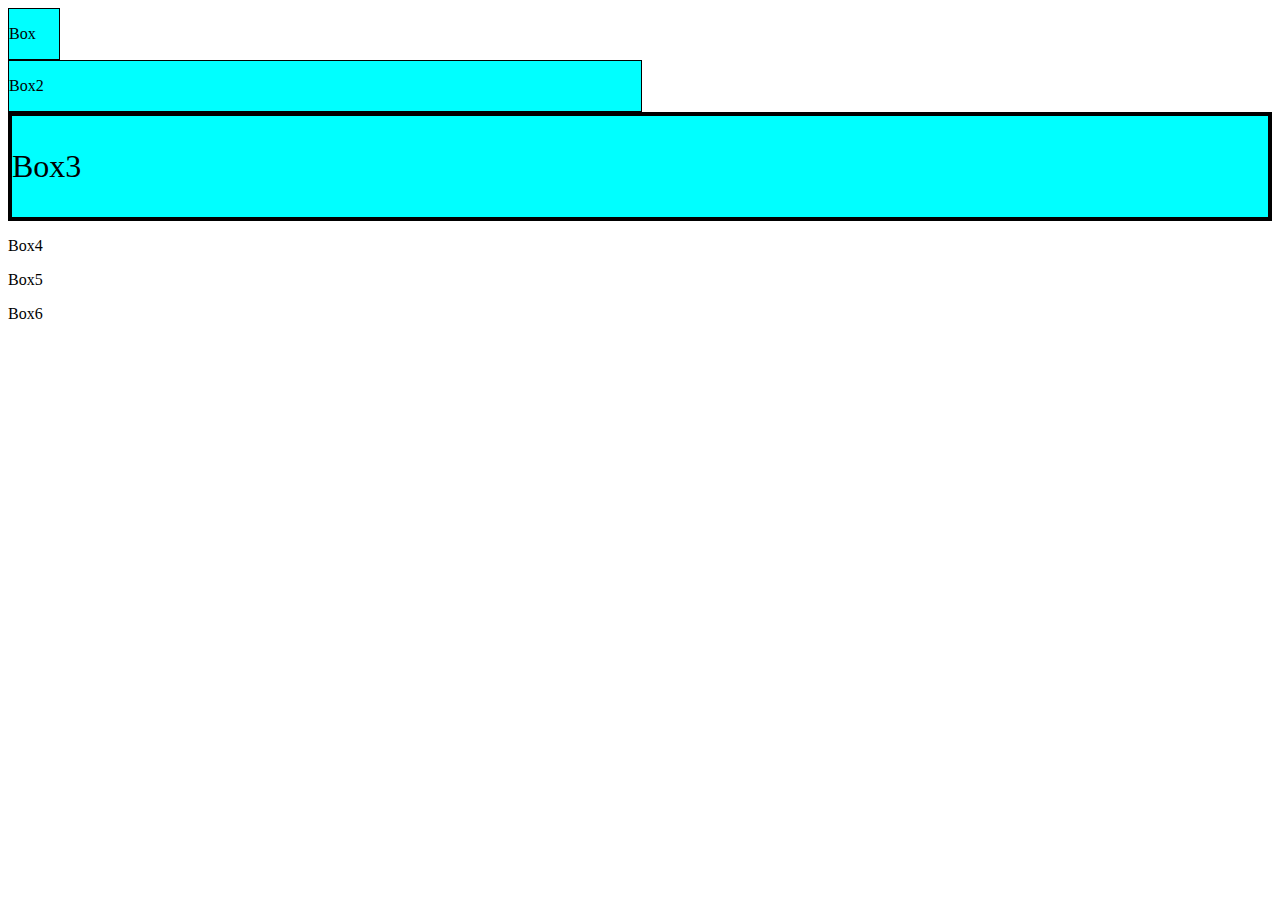
<file: Week5/Workshop6/Task 5/pic/index.html>
<!DOCTYPE html>
<html lang="en">
<head>
    <meta charset="UTF-8">
    <meta http-equiv="X-UA-Compatible" content="IE=edge">
    <meta name="viewport" content="width=>, initial-scale=1.0">
    <title>Document</title>
    <link rel="stylesheet" href="./index.css">
</head>
<body>
    <div class="pixels">
        <p>Box</p>
    </div>
    <div class="percent">
        <p>Box2</p>
        </div>
        <div class="em">
            <p>Box3</p>
        </div>
        <div class="rem">
            <p>Box4</p>
        </div>
        <div class="viewportwidth">
            <p>Box5</p>
        </div>
        <div class="viewpotlenght">
            <p>Box6</p>
        </div>
</body>
</html>
</file>
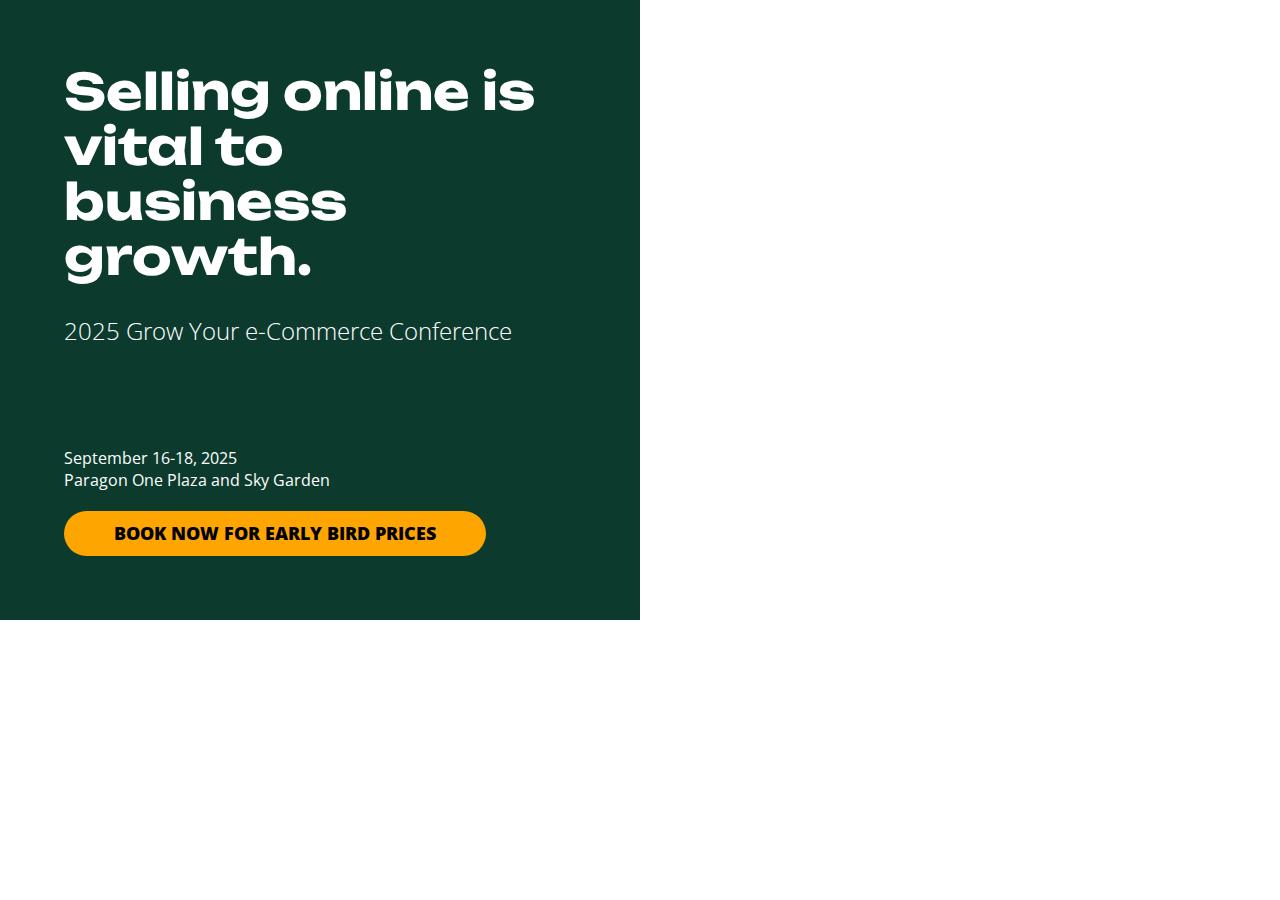
<file: Week5/Task1/Layout.html>
<!DOCTYPE html>
<html lang="en">
<head>
    <meta charset="UTF-8">
    <meta http-equiv="X-UA-Compatible" content="IE=edge">
    <meta name="viewport" content="width=device-width, initial-scale=1.0">
    <link rel="stylesheet" href="./Layout.css">
    <main>
        <div class="splitBlock">
          <div class="left-col">
            <h1>
              Selling online is vital to business growth.
            </h1>
      
            <h2>
              2025 Grow Your e-Commerce Conference </h2>
      
            <div class="date">
              September 16-18, 2025
            </div>
      
            <div class="venue">
              Paragon One Plaza and Sky Garden
            </div>
      
            <div class="button">
              <a href="#">
                BOOK NOW FOR EARLY BIRD PRICES
              </a>
            </div>
            <!-- @end .button -->
      
          </div>
          <!-- @end content-wrapper -->
          <div class="right-col">
            <figure style="background-image: url('https://media-public.canva.com/pSptc/MAEcwupSptc/1/s3.jpg');">
            </figure>
          </div>
          <div>
            <!-- @end .container -->
      </main>
</head>
<body>
    
</body>
</html>
</file>
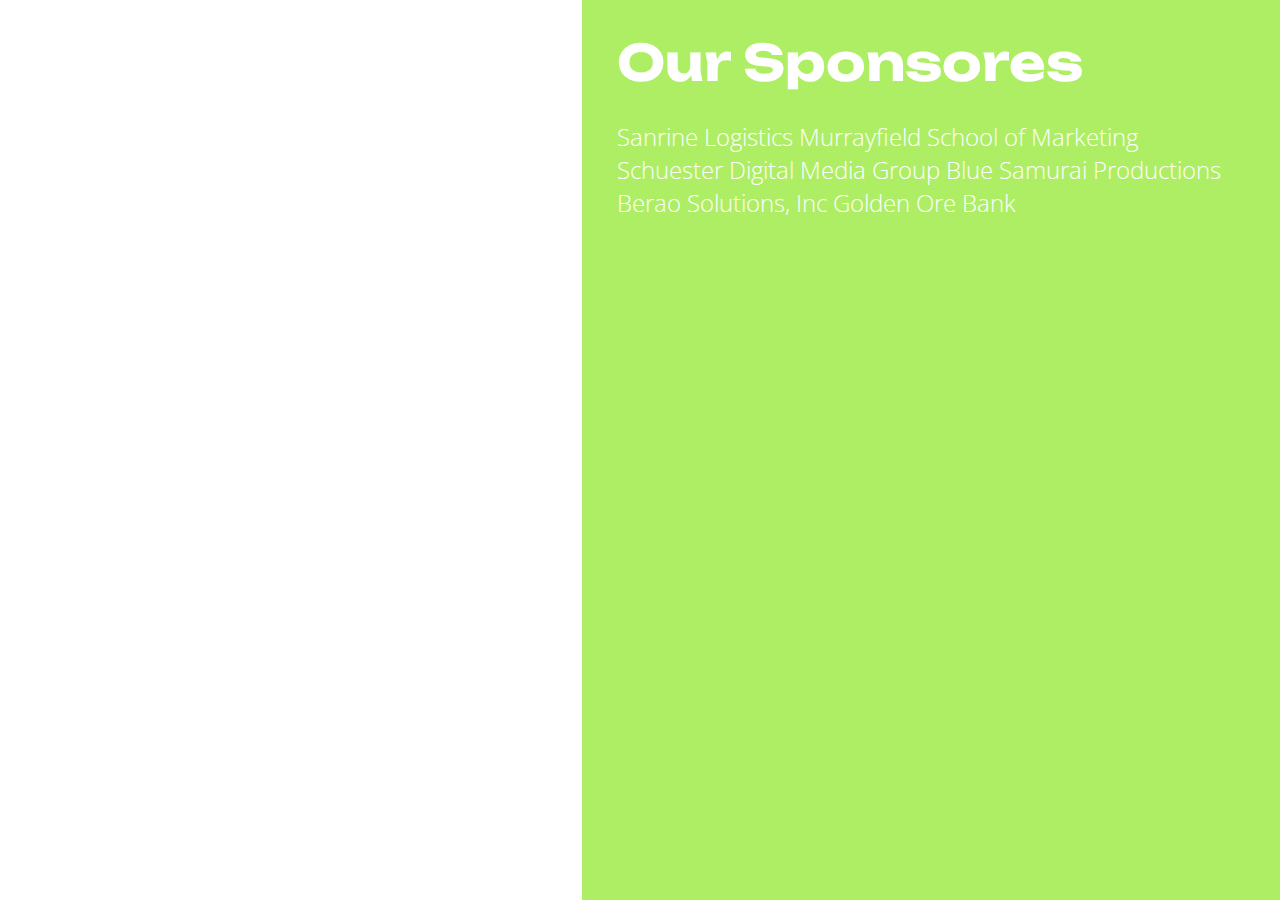
<file: Week5/Task2/Layout.html>
<!DOCTYPE html>
<html lang="en">
<head>
    <meta charset="UTF-8">
    <meta http-equiv="X-UA-Compatible" content="IE=edge">
    <meta name="viewport" content="width=device-width, initial-scale=1.0">
    <link rel="stylesheet" href="./Layout.css">
    <title>Document</title>
</head>
<body>
    <main>
      
  <div class="splitBlock">
    <div class="right-col">
      <figure style="background-image: url('https://media-public.canva.com/pSptc/MAEcwupSptc/1/s3.jpg');">
      </figure>
    </div>
    <div>
    <div class="left-col">
      <h1>
        Our Sponsores
      </h1>

      <h2>Sanrine Logistics Murrayfield School of Marketing Schuester Digital Media Group Blue Samurai Productions Berao Solutions, Inc Golden Ore Bank </h2>

      
      <!-- @end .button -->

    </div>
    <!-- @end content-wrapper -->
    
      <!-- @end .container -->
</main>
</body>
</html>
</file>
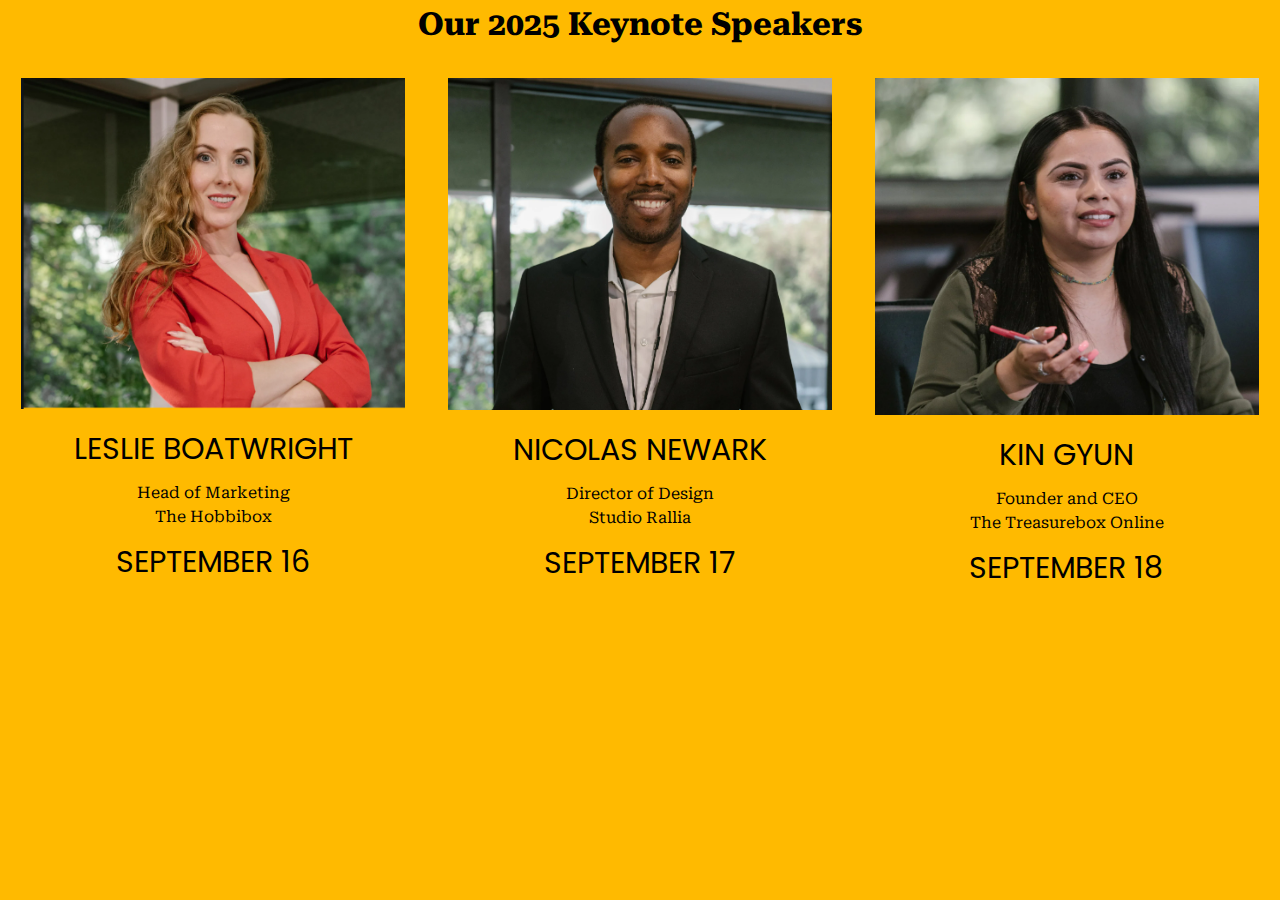
<file: Week5/Workshop6/Task 3/Layout.html>
<!DOCTYPE html>
<html lang="en">

<head>
    <meta charset="UTF-8">
    <meta http-equiv="X-UA-Compatible" content="IE=edge">
    <meta name="viewport" content="width=device-width, initial-scale=1.0">
    <link rel="stylesheet" href="./Layout.css">
    <title>Third Layout</title>
</head>

<body>
    <div class="container">
        <h1>Our 2025 Keynote Speakers</h1>
        <div class="child2">
            <div class="card">
                <figure>
                    <img src="./image/hey.png" alt="Image">
                </figure>
                <h2>Leslie Boatwright</h2>
                <p>Head of Marketing</p>
                <p>The Hobbibox</p>
                <h2>September 16</h2>
            </div>

            <div class="card">
                <figure>
                    <img src="./image/hello.png" alt="Image">
                </figure>
                <h2>Nicolas Newark</h2>
                <p>Director of Design</p>
                <p>Studio Rallia</p>
                <h2>September 17</h2>
            </div>

            <div class="card">
                <figure>
                    <img src="./image/hi.png" alt="Image">
                </figure>
                <h2>Kin Gyun</h2>
                <p>Founder and CEO</p>
                <p>The Treasurebox Online </p>
                <h2>September 18</h2>
            </div>
        </div>
    </div>
</body>

</html>
</file>
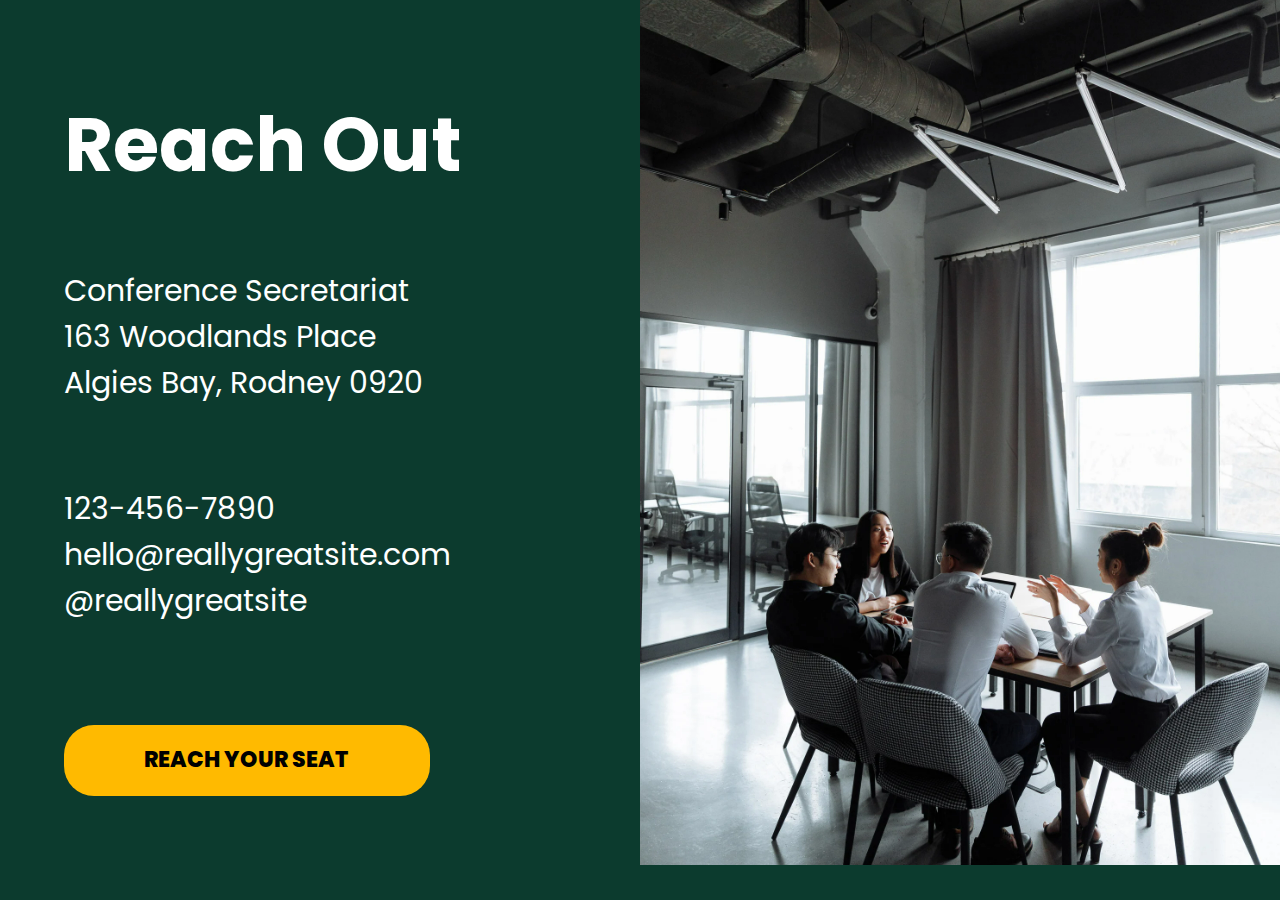
<file: Week5/Workshop6/Task 5/Layout.html>
<!DOCTYPE html>
<html lang="en">

<head>
    <meta charset="UTF-8">
    <meta http-equiv="X-UA-Compatible" content="IE=edge">
    <meta name="viewport" content="width=device-width, initial-scale=1.0">
    <link rel="stylesheet" href="./Layout.css">
    <title>Document</title>
</head>

<body>
    <main>
        <div class="splitBlock">
            <div class="left-col">
                <h1>
                    Reach Out
                </h1>

                <div class="venue">
                    <span>Conference Secretariat</span>
                    <span>163 Woodlands Place</span>
                    <span>Algies Bay, Rodney 0920</span>
                </div>

                <div class="contact">
                    <span>123-456-7890</span>
                    <span>hello@reallygreatsite.com</span>
                    <span>@reallygreatsite</span>
                </div>

                <div class="button">
                    <a href="#">
                        REACH YOUR SEAT
                    </a>
                </div>
                <!-- @end .button -->

            </div>
            <!-- @end content-wrapper -->
            <div class="right-col">
                <img src="./pic/5.png">
            </div>
            <div>
                <!-- @end .container -->
    </main>
</body>

</html>
</file>
<file: Week5/Workshop6/Task 5/pic/index.css>
.pixels{
    width: 50px;
    border: 1px solid;
    background-color: aqua;
}

.percent{
    width: 50%;
    border: 1px solid;
    background-color: aqua;
}

.em{
    font-size: 2em;
    border: 4px solid;
    background-color: aqua;
}
.veiwportlenght{
    font-size: 4rem;
    border: 4px solid;
    background-color: blueviolet;
}
</file>
<file: Week5/Task1/Layout.css>
@import url("https://fonts.googleapis.com/css2?family=Open+Sans:wght@300;400;700;800&family=Unbounded:wght@200;400;700&display=swap");

/* font-family: 'Open Sans', sans-serif;
font-family: 'Unbounded', cursive;
*/

/* Set the box-sizing for all elements to border-box */
* {
  box-sizing: border-box;
  margin: 0;
  padding: 0;
}

body {
  font-family: "Open Sans", sans-serif;
}

.splitBlock {
  display: flex;
}

.left-col {
  width: 50%;
  background-color: rgb(12, 59, 46);
  padding: 5%;
  color: #ffffff;
}

h1 {
  font-size: 50px;
  line-height: 1.1;
  margin-bottom: 30px;
  font-family: "Unbounded", cursive;
}

h2 {
  margin-bottom: 100px;
  font-weight: 200;
}

.right-col {
  width: 50%;
}

figure {
  width: 100%;
  height: 100%;
  background-size: cover;
  background-repeat: no-repeat;
  background-position: center center;
}

.button {
  margin-top: 20px;
}

.button a {
  display: inline-block;
  padding: 10px 50px;
  background: orange;
  border-radius: 30px;
  text-decoration: none;
  color: black;
  font-size: 18px;
  line-height: 1.4;
  font-weight: 800;
  transition: all 0.5s ease;
}

.button a:hover {
  background: black;
  color: orange;
}

/*
Responsive Web Design.
-----------------------
1024   - tablet
768    - phone
420    - phone portrait

*/

@media screen and (max-width: 1024px) {
  .button a {
    font-size: 16px;
  }
}

@media screen and (max-width: 768px) {
  .content-wrapper {
    padding-bottom: 50px;
  }

  .left-col,
  .right-col {
    width: 100%;
  }

  figure {
    height: 300px;
  }
}

@media screen and (max-width: 420px) {
  .button a {
    text-align: center;
  }
}
/*  */
</file>
<file: Week5/Task2/Layout.css>
@import url("https://fonts.googleapis.com/css2?family=Open+Sans:wght@300;400;700;800&family=Unbounded:wght@200;400;700&display=swap");

/* font-family: 'Open Sans', sans-serif;
font-family: 'Unbounded', cursive;
*/

/* Set the box-sizing for all elements to border-box */
* {
  box-sizing: border-box;
  margin: 0;
  padding: 0;
}

body {
  font-family: "Open Sans", sans-serif;
  
}

.splitBlock {
  display: flex;
  height: 100vh;
}

.left-col {
  width: 100%;
  background-color: rgb(174, 238, 101);
  padding: 5%;
  color: #ffffff;
  height: 100vh;
}

h1 {
  font-size: 50px;
  line-height: 1.1;
  margin-bottom: 30px;
  font-family: "Unbounded", cursive;
}

h2 {
  margin-bottom: 100px;
  font-weight: 200;
}

.right-col {
  width: 100%;
}

figure {
  width: 100%;
  height: 100%;
  background-size: cover;
  background-repeat: no-repeat;
  background-position: center center;
}

.button {
  margin-top: 50px;
}


@media screen and (max-width: 1024px) {
  .button a {
    font-size: 16px;
  }
}

@media screen and (max-width: 768px) {
  .content-wrapper {
    padding-bottom: 50px;
  }

  .left-col,
  .right-col {
    width: 100%;
  }

  figure {
    height: 300px;
  }
}

@media screen and (max-width: 800px) {
  .button a {
    text-align: center;
  }
}
/*  */
</file>
<file: Week5/Workshop6/Task 3/Layout.css>
@import url("https://fonts.googleapis.com/css2?family=Poppins:ital,wght@0,100;0,400;0,700;1,400&display=swap");

@import url("https://fonts.googleapis.com/css2?family=Roboto+Serif:ital,opsz,wght@0,8..144,400;0,8..144,700;1,8..144,400&display=swap");

* {
    margin: 0;
}

body {
    font-family: "Roboto Serif", serif;
    line-height: 1.5;
    font-size: 16px;
    background: #FFBA00;
}

.container {
    display: flex;
    flex-direction: column;
    align-items: center;
}

.child1 {
    font-size: 3.5rem;
    font-weight: 800;
    margin-top: 75px;
    margin-bottom: 50px;
}

.child2 {
    width: 100%;
    margin: 0 auto;
    display: flex;
    flex-wrap: wrap;
    justify-content: space-around;
    padding-top: 30px;
}

.card {
    width:30%;
}

.card figure {
    margin: 0;
    width: 100%;
}

.card figure img {
    width: 100%;
}

.card h2 {
    margin: 10px 0;
    font-weight: 400;
    font-size: 30px;
    text-transform: uppercase;
    font-family: "Poppins", sans-serif;
    text-align: center;
}

.card h3 {
    text-align: center;
}

.card p {
    text-align: center;
}
</file>
<file: Week5/Workshop6/Task 5/Layout.css>
@import url("https://fonts.googleapis.com/css2?family=Poppins:wght@300;400;700;800&family=Unbounded:wght@200;400;700&display=swap");

/* font-family: 'Open Sans', sans-serif;
font-family: 'Unbounded', cursive;
*/

/* Set the box-sizing for all elements to border-box */
* {
    box-sizing: border-box;
    margin: 0;
    padding: 0;
}

body {
    font-family: "Poppins", sans-serif;
}

.splitBlock {
    display: flex;
    background-color: rgb(12, 59, 46);
}

.left-col {
    width: 60%;
    height: 100vh;
    
    padding: 5%;
    color: #ffffff;
    display: flex;
    flex-direction: column;
    justify-content: space-around;
}

h1 {
    font-size: 75px;
    line-height: 1.1;
    font-family: "Poppins", cursive;
}

.left-col span {
    display: block;
    font-size: 30px;
}


.right-col {
    width: 50%;
}

figure {
    width: 100%;
    height: 100%;
    background-size: cover;
    background-repeat: no-repeat;
    background-position: center center;
}

.button {
    margin-top: 20px;
}

.button a {
    display: inline-block;
    padding: 20px 80px;
    background: #FFBA00;
    border-radius: 30px;
    text-decoration: none;
    color: black;
    font-size: 22px;
    line-height: 1.4;
    font-weight: 800;
    transition: all 0.5s ease;
}

.button a:hover {
    background: black;
    color: #FFBA00;
}

/*
Responsive Web Design.
-----------------------
1024   - tablet
768    - phone
420    - phone portrait
*/

@media screen and (max-width: 1024px) {
    .button a {
        font-size: 16px;
    }
}

@media screen and (max-width: 768px) {
    .splitBlock {
        display: flex;
        width: auto;
        height: auto;
        flex-direction: column;
    }

    .content-wrapper {
        padding-bottom: 50px;
    }

    .left-col,
    .right-col {
        width: 100%;
    }


}

@media screen and (max-width: 420px) {
    .splitBlock {
        display: flex;
        width: auto;
        height: auto;
        flex-direction: column;
    }

    .button a {
        text-align: center;
    }
}
</file>
